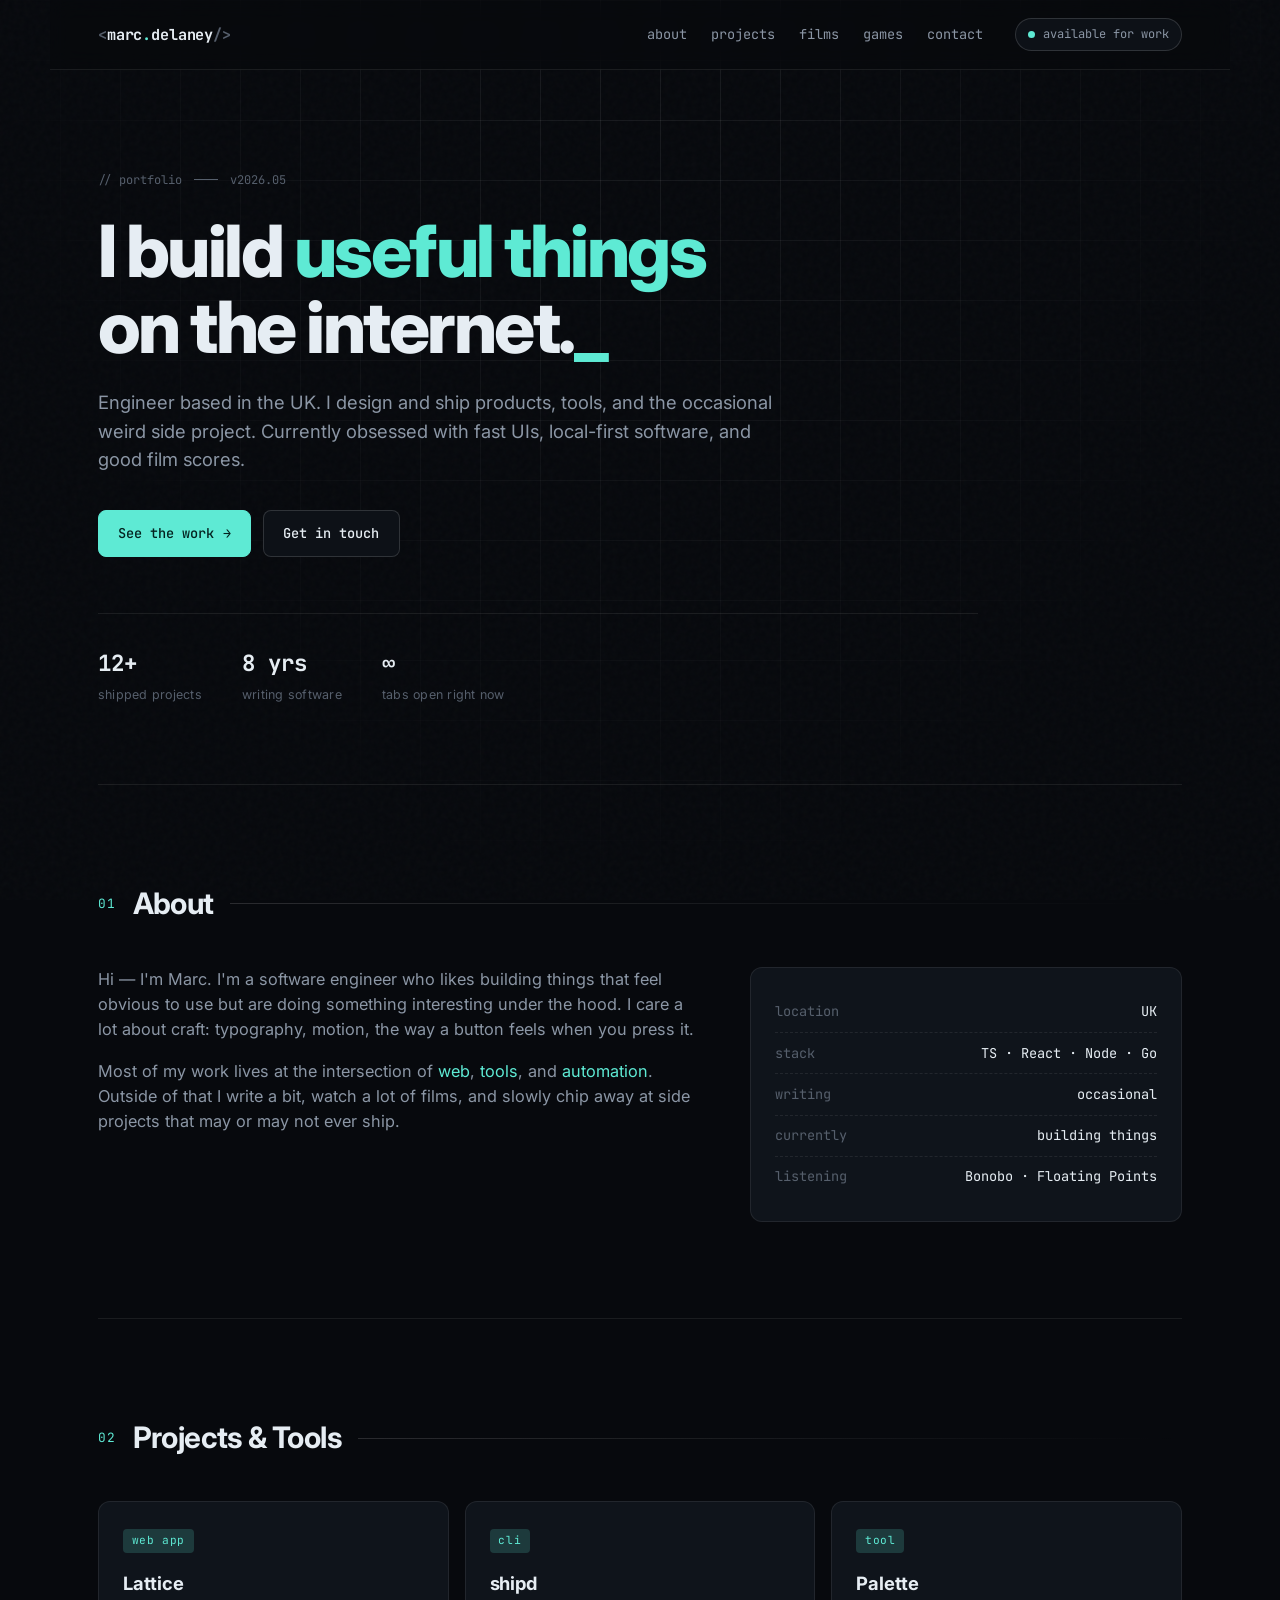
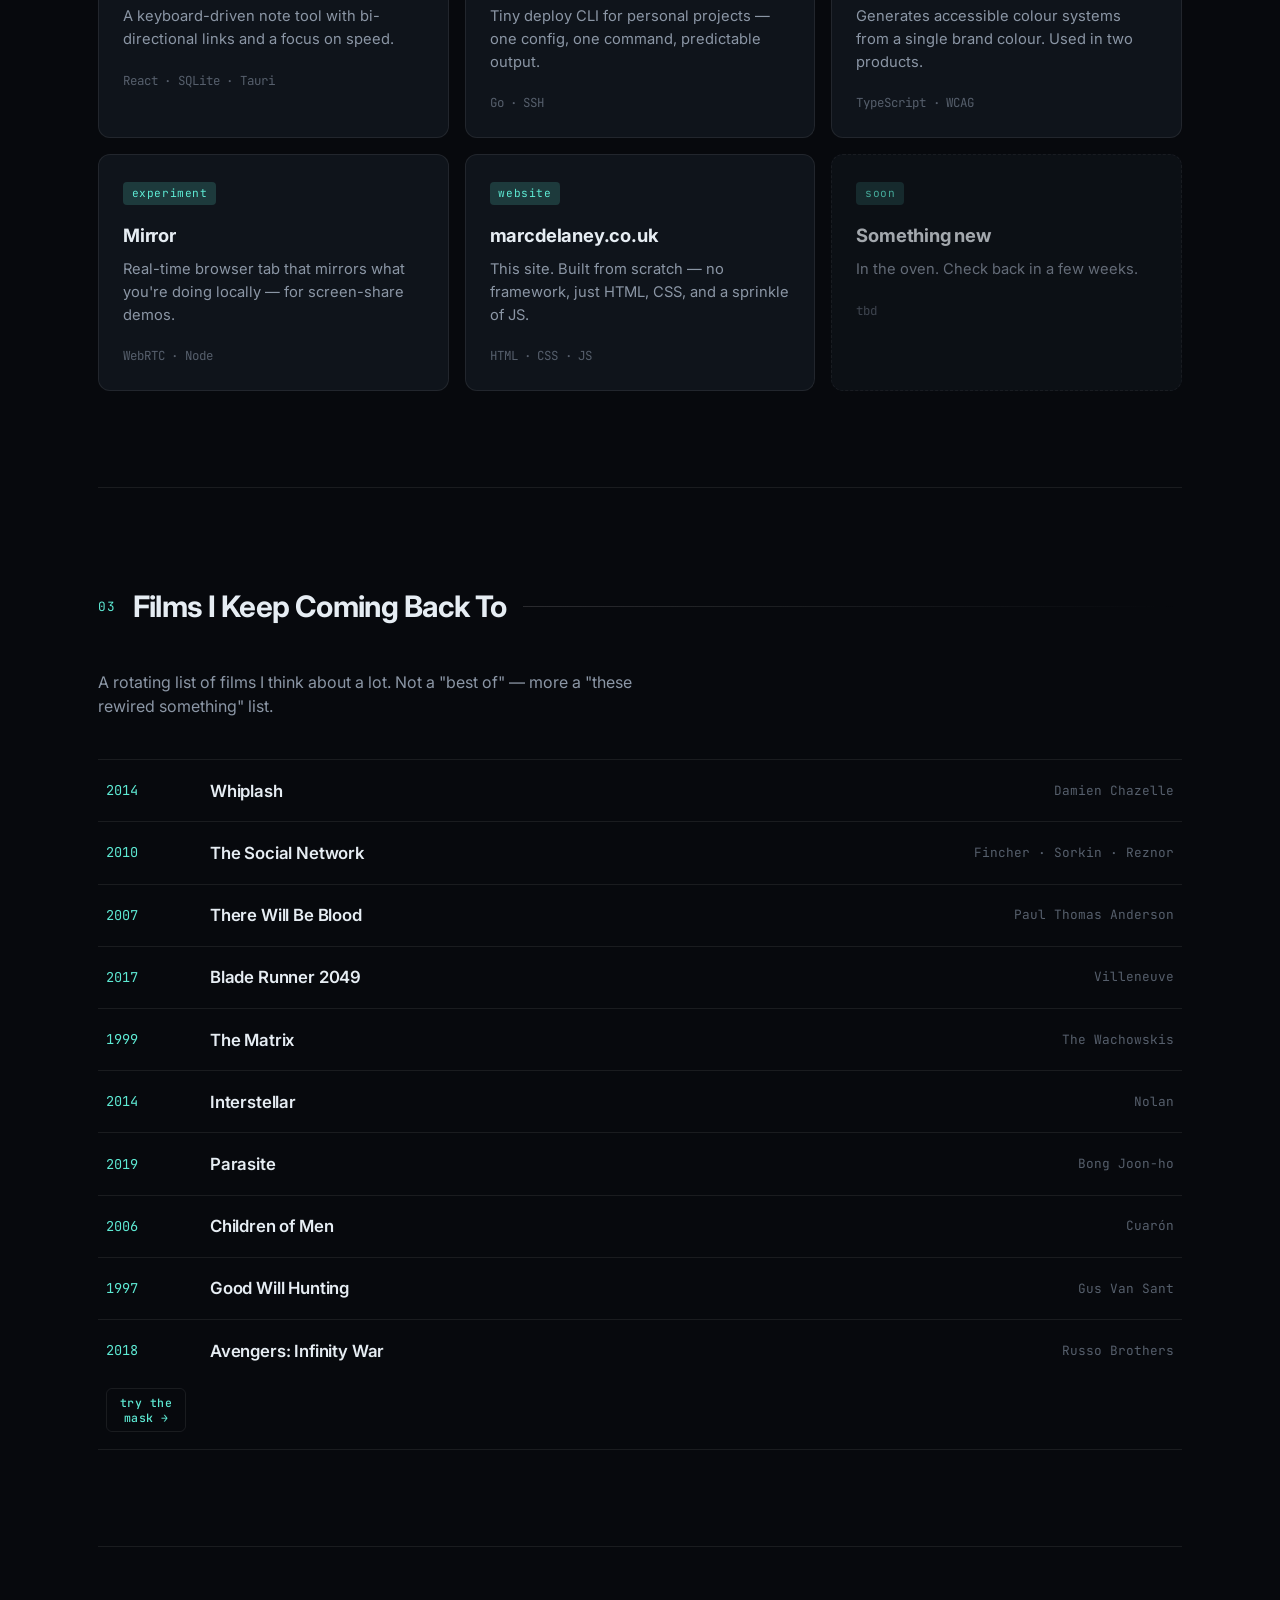
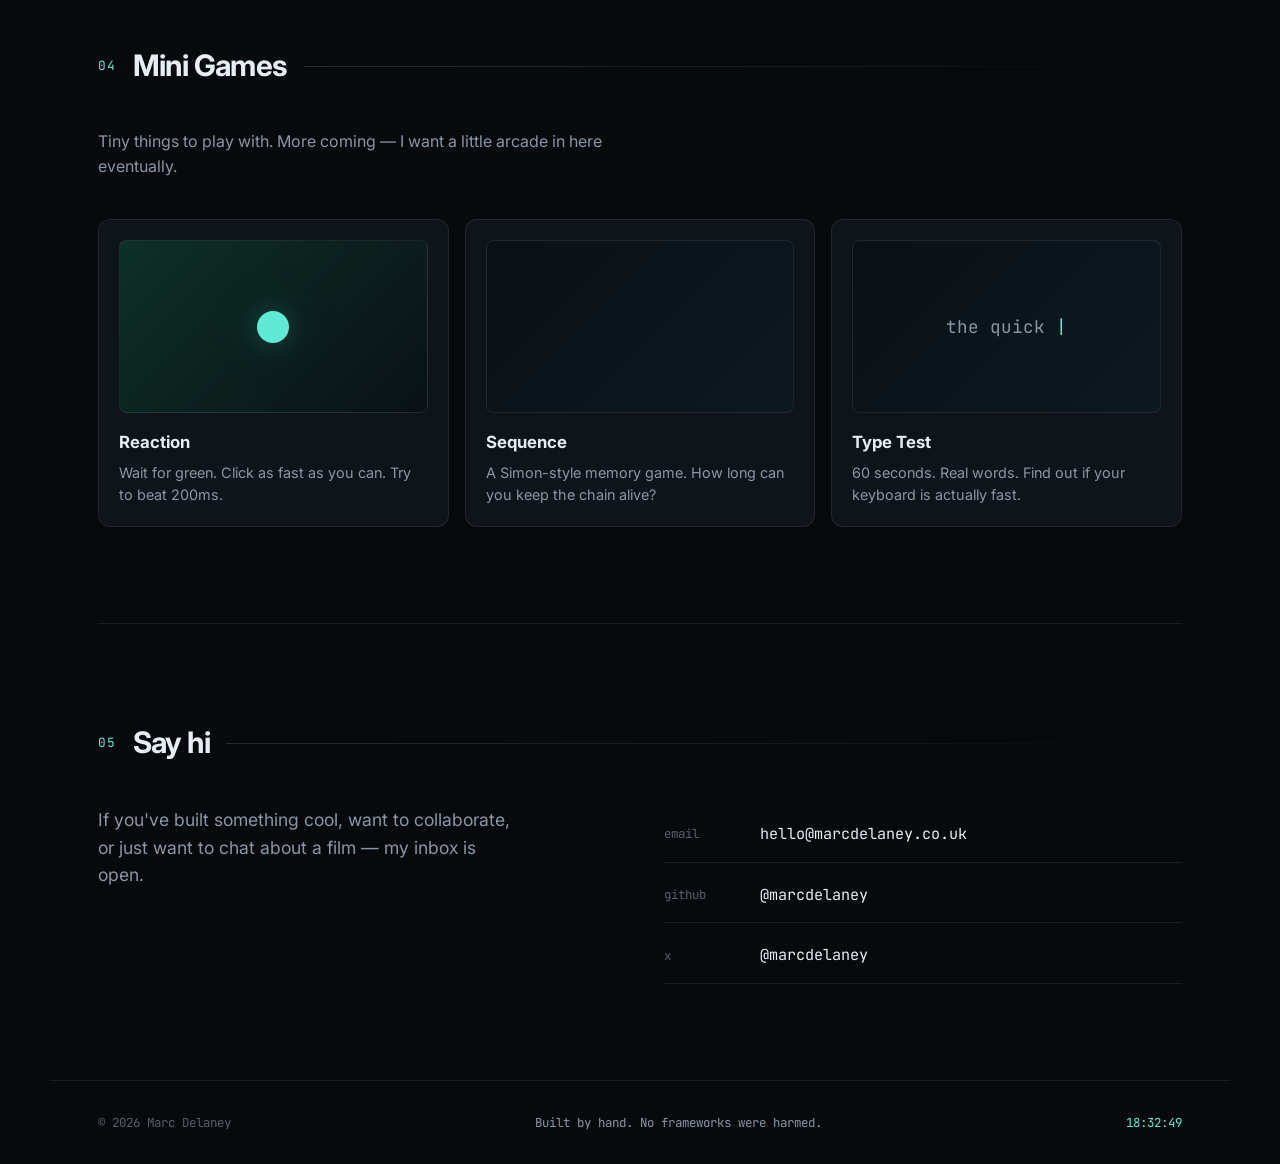
<file: index.html>
<!DOCTYPE html>
<html lang="en">
<head>
  <meta charset="UTF-8" />
  <meta name="viewport" content="width=device-width, initial-scale=1.0" />
  <title>Marc Delaney — Builder, Tinkerer, Movie Nerd</title>
  <meta name="description" content="Personal site of Marc Delaney — projects, tools, films, and a few games to mess with." />
  <link rel="preconnect" href="https://fonts.googleapis.com" />
  <link rel="preconnect" href="https://fonts.gstatic.com" crossorigin />
  <link href="https://fonts.googleapis.com/css2?family=JetBrains+Mono:wght@400;500;700&family=Inter:wght@400;500;600;700;800&display=swap" rel="stylesheet" />
  <link rel="stylesheet" href="styles.css" />
</head>
<body>
  <div class="grid-bg" aria-hidden="true"></div>
  <div class="noise" aria-hidden="true"></div>

  <header class="nav">
    <a href="#" class="logo">
      <span class="logo-bracket">&lt;</span>marc<span class="logo-dot">.</span>delaney<span class="logo-bracket">/&gt;</span>
    </a>
    <nav class="nav-links">
      <a href="#about">about</a>
      <a href="#projects">projects</a>
      <a href="#films">films</a>
      <a href="#games">games</a>
      <a href="#contact">contact</a>
    </nav>
    <button class="status-pill" type="button" aria-live="polite">
      <span class="status-dot"></span>
      <span class="status-text">available for work</span>
    </button>
  </header>

  <main>
    <section class="hero">
      <div class="hero-meta">
        <span class="meta-label">// portfolio</span>
        <span class="meta-divider"></span>
        <span class="meta-label">v2026.05</span>
      </div>
      <h1 class="hero-title">
        I build <span class="accent">useful things</span><br />
        on the internet.<span class="cursor">_</span>
      </h1>
      <p class="hero-sub">
        Engineer based in the UK. I design and ship products, tools, and the
        occasional weird side project. Currently obsessed with fast UIs,
        local-first software, and good film scores.
      </p>
      <div class="hero-actions">
        <a href="#projects" class="btn btn-primary">
          See the work
          <span class="btn-arrow">→</span>
        </a>
        <a href="#contact" class="btn btn-ghost">Get in touch</a>
      </div>

      <div class="hero-stats">
        <div class="stat">
          <span class="stat-num">12+</span>
          <span class="stat-label">shipped projects</span>
        </div>
        <div class="stat">
          <span class="stat-num">8 yrs</span>
          <span class="stat-label">writing software</span>
        </div>
        <div class="stat">
          <span class="stat-num">∞</span>
          <span class="stat-label">tabs open right now</span>
        </div>
      </div>
    </section>

    <section id="about" class="section">
      <div class="section-head">
        <span class="section-num">01</span>
        <h2>About</h2>
        <span class="section-rule"></span>
      </div>
      <div class="about-grid">
        <div class="about-copy">
          <p>
            Hi — I'm Marc. I'm a software engineer who likes building things
            that feel obvious to use but are doing something interesting under
            the hood. I care a lot about craft: typography, motion, the way a
            button feels when you press it.
          </p>
          <p>
            Most of my work lives at the intersection of <em>web</em>, <em>tools</em>,
            and <em>automation</em>. Outside of that I write a bit, watch a lot of
            films, and slowly chip away at side projects that may or may not
            ever ship.
          </p>
        </div>
        <aside class="about-card">
          <div class="card-row"><span>location</span><span>UK</span></div>
          <div class="card-row"><span>stack</span><span>TS · React · Node · Go</span></div>
          <div class="card-row"><span>writing</span><span>occasional</span></div>
          <div class="card-row"><span>currently</span><span>building things</span></div>
          <div class="card-row"><span>listening</span><span>Bonobo · Floating Points</span></div>
        </aside>
      </div>
    </section>

    <section id="projects" class="section">
      <div class="section-head">
        <span class="section-num">02</span>
        <h2>Projects &amp; Tools</h2>
        <span class="section-rule"></span>
      </div>
      <div class="projects-grid">
        <article class="project-card">
          <div class="project-tag">web app</div>
          <h3>Lattice</h3>
          <p>A keyboard-driven note tool with bi-directional links and a focus on speed.</p>
          <div class="project-meta">
            <span>React</span><span>·</span><span>SQLite</span><span>·</span><span>Tauri</span>
          </div>
        </article>
        <article class="project-card">
          <div class="project-tag">cli</div>
          <h3>shipd</h3>
          <p>Tiny deploy CLI for personal projects — one config, one command, predictable output.</p>
          <div class="project-meta">
            <span>Go</span><span>·</span><span>SSH</span>
          </div>
        </article>
        <article class="project-card">
          <div class="project-tag">tool</div>
          <h3>Palette</h3>
          <p>Generates accessible colour systems from a single brand colour. Used in two products.</p>
          <div class="project-meta">
            <span>TypeScript</span><span>·</span><span>WCAG</span>
          </div>
        </article>
        <article class="project-card">
          <div class="project-tag">experiment</div>
          <h3>Mirror</h3>
          <p>Real-time browser tab that mirrors what you're doing locally — for screen-share demos.</p>
          <div class="project-meta">
            <span>WebRTC</span><span>·</span><span>Node</span>
          </div>
        </article>
        <article class="project-card">
          <div class="project-tag">website</div>
          <h3>marcdelaney.co.uk</h3>
          <p>This site. Built from scratch — no framework, just HTML, CSS, and a sprinkle of JS.</p>
          <div class="project-meta">
            <span>HTML</span><span>·</span><span>CSS</span><span>·</span><span>JS</span>
          </div>
        </article>
        <article class="project-card project-card--ghost">
          <div class="project-tag">soon</div>
          <h3>Something new</h3>
          <p>In the oven. Check back in a few weeks.</p>
          <div class="project-meta"><span>tbd</span></div>
        </article>
      </div>
    </section>

    <section id="films" class="section">
      <div class="section-head">
        <span class="section-num">03</span>
        <h2>Films I Keep Coming Back To</h2>
        <span class="section-rule"></span>
      </div>
      <p class="section-intro">
        A rotating list of films I think about a lot. Not a "best of" — more a
        "these rewired something" list.
      </p>
      <p class="films-hint">tap a film — there's something hidden in each.</p>
      <ul class="films-list">
        <li class="film-whiplash"><video class="whiplash-clip" src="images/whiplash-whiplash-2014.mp4" muted loop playsinline preload="metadata" aria-hidden="true"></video><span class="film-year">2014</span><span class="film-title">Whiplash</span><span class="film-note">Damien Chazelle</span></li>
        <li><span class="film-year">2010</span><span class="film-title">The Social Network</span><span class="film-note">Fincher · Sorkin · Reznor</span></li>
        <li><span class="film-year">2007</span><span class="film-title">There Will Be Blood</span><span class="film-note">Paul Thomas Anderson</span></li>
        <li><span class="film-year">2017</span><span class="film-title">Blade Runner 2049</span><span class="film-note">Villeneuve</span></li>
        <li class="film-matrix"><canvas class="matrix-row-canvas" aria-hidden="true"></canvas><span class="film-year">1999</span><span class="film-title">The Matrix</span><span class="film-note">The Wachowskis</span></li>
        <li class="film-interstellar"><span class="film-year"><span class="year-num">2014</span><span class="tick-watch" aria-hidden="true"></span></span><span class="film-title">Interstellar</span><span class="film-note">Nolan</span></li>
        <li><span class="film-year">2019</span><span class="film-title">Parasite</span><span class="film-note">Bong Joon-ho</span></li>
        <li><span class="film-year">2006</span><span class="film-title">Children of Men</span><span class="film-note">Cuarón</span></li>
        <li class="film-gwh"><div class="gwh-bg" aria-hidden="true"></div><span class="film-year">1997</span><span class="film-title">Good Will Hunting</span><span class="film-note">Gus Van Sant</span></li>
        <li class="film-snap"><canvas class="snap-canvas" aria-hidden="true"></canvas><div class="snap-flash" aria-hidden="true"></div><span class="film-year">2018</span><span class="film-title">Avengers: Infinity War</span><span class="film-note">Russo Brothers</span><button class="film-action" type="button" data-open-helmet>try the mask →</button></li>
      </ul>
    </section>

    <section id="games" class="section">
      <div class="section-head">
        <span class="section-num">04</span>
        <h2>Mini Games</h2>
        <span class="section-rule"></span>
      </div>
      <p class="section-intro">
        Tiny things to play with. More coming — I want a little arcade in here
        eventually.
      </p>
      <div class="games-grid">
        <a class="game-card" href="#">
          <div class="game-art game-art--reaction">
            <div class="game-target"></div>
          </div>
          <h3>Reaction</h3>
          <p>Wait for green. Click as fast as you can. Try to beat 200ms.</p>
        </a>
        <a class="game-card" href="#">
          <div class="game-art game-art--memory">
            <div class="cell"></div><div class="cell"></div><div class="cell"></div>
            <div class="cell"></div><div class="cell"></div><div class="cell"></div>
            <div class="cell"></div><div class="cell"></div><div class="cell"></div>
          </div>
          <h3>Sequence</h3>
          <p>A Simon-style memory game. How long can you keep the chain alive?</p>
        </a>
        <a class="game-card" href="#">
          <div class="game-art game-art--type">
            <span>the quick&nbsp;<span class="caret">|</span></span>
          </div>
          <h3>Type Test</h3>
          <p>60 seconds. Real words. Find out if your keyboard is actually fast.</p>
        </a>
      </div>
    </section>

    <section id="contact" class="section section--contact">
      <div class="section-head">
        <span class="section-num">05</span>
        <h2>Say hi</h2>
        <span class="section-rule"></span>
      </div>
      <div class="contact-block">
        <p class="contact-lead">
          If you've built something cool, want to collaborate, or just want to
          chat about a film — my inbox is open.
        </p>
        <div class="contact-links">
          <a href="mailto:hello@marcdelaney.co.uk" class="contact-link">
            <span class="contact-label">email</span>
            <span class="contact-value">hello@marcdelaney.co.uk</span>
          </a>
          <a href="#" class="contact-link">
            <span class="contact-label">github</span>
            <span class="contact-value">@marcdelaney</span>
          </a>
          <a href="#" class="contact-link">
            <span class="contact-label">x</span>
            <span class="contact-value">@marcdelaney</span>
          </a>
        </div>
      </div>
    </section>
  </main>

  <footer class="footer">
    <span>© 2026 Marc Delaney</span>
    <span class="footer-mid">Built by hand. No frameworks were harmed.</span>
    <span class="footer-time" id="footerTime">--:--:--</span>
  </footer>

  <div id="helmet-modal" class="modal" hidden aria-hidden="true">
    <div class="modal-popup">
      <button class="modal-close" type="button" aria-label="Close mask filter">×</button>
      <iframe class="modal-iframe" title="Mask filter" allow="camera" loading="lazy"></iframe>
    </div>
  </div>

  <script src="script.js"></script>
</body>
</html>
</file>
<file: styles.css>
/* ---------- reset / base ---------- */
*, *::before, *::after { box-sizing: border-box; margin: 0; padding: 0; }

:root {
  --bg: #07090d;
  --bg-elev: #0d1117;
  --bg-card: #0f141b;
  --line: rgba(255, 255, 255, 0.08);
  --line-strong: rgba(255, 255, 255, 0.14);
  --text: #e6edf3;
  --text-dim: #8b96a5;
  --text-faint: #565f6c;
  --accent: #5eead4;
  --accent-glow: rgba(94, 234, 212, 0.18);
  --accent-warm: #fcd34d;
  --danger: #f87171;

  --font-sans: 'Inter', system-ui, -apple-system, sans-serif;
  --font-mono: 'JetBrains Mono', 'SF Mono', Menlo, monospace;

  --max: 1180px;
  --pad: clamp(1.25rem, 4vw, 3rem);
}

html { scroll-behavior: smooth; }

body {
  font-family: var(--font-sans);
  background: var(--bg);
  color: var(--text);
  line-height: 1.55;
  min-height: 100vh;
  overflow-x: hidden;
  -webkit-font-smoothing: antialiased;
  text-rendering: optimizeLegibility;
}

a { color: inherit; text-decoration: none; }
button { font: inherit; color: inherit; background: none; border: 0; cursor: pointer; }
em { color: var(--accent); font-style: normal; }

/* ---------- ambient bg ---------- */
.grid-bg {
  position: fixed;
  inset: 0;
  background-image:
    linear-gradient(to right, var(--line) 1px, transparent 1px),
    linear-gradient(to bottom, var(--line) 1px, transparent 1px);
  background-size: 60px 60px;
  mask-image: radial-gradient(ellipse at 50% 0%, black 0%, transparent 75%);
  -webkit-mask-image: radial-gradient(ellipse at 50% 0%, black 0%, transparent 75%);
  pointer-events: none;
  z-index: 0;
}

.noise {
  position: fixed;
  inset: 0;
  pointer-events: none;
  opacity: 0.025;
  z-index: 1;
  background-image: url("data:image/svg+xml,%3Csvg viewBox='0 0 200 200' xmlns='http://www.w3.org/2000/svg'%3E%3Cfilter id='n'%3E%3CfeTurbulence type='fractalNoise' baseFrequency='0.85' numOctaves='3'/%3E%3C/filter%3E%3Crect width='100%25' height='100%25' filter='url(%23n)'/%3E%3C/svg%3E");
}

/* ---------- nav ---------- */
.nav {
  position: sticky;
  top: 0;
  z-index: 10;
  display: flex;
  align-items: center;
  gap: 2rem;
  padding: 1.1rem var(--pad);
  max-width: var(--max);
  margin: 0 auto;
  backdrop-filter: blur(12px);
  -webkit-backdrop-filter: blur(12px);
  background: rgba(7, 9, 13, 0.6);
  border-bottom: 1px solid var(--line);
}

.logo {
  font-family: var(--font-mono);
  font-weight: 700;
  font-size: 0.95rem;
  letter-spacing: -0.01em;
  color: var(--text);
  white-space: nowrap;
}
.logo-bracket { color: var(--text-faint); }
.logo-dot { color: var(--accent); }

.nav-links {
  display: flex;
  gap: 1.5rem;
  margin-left: auto;
  font-family: var(--font-mono);
  font-size: 0.85rem;
}
.nav-links a {
  color: var(--text-dim);
  transition: color 0.18s ease;
  position: relative;
}
.nav-links a:hover { color: var(--text); }
.nav-links a::before {
  content: '';
  position: absolute;
  left: 0; right: 0; bottom: -6px;
  height: 1px;
  background: var(--accent);
  transform: scaleX(0);
  transform-origin: left;
  transition: transform 0.25s ease;
}
.nav-links a:hover::before { transform: scaleX(1); }

.status-pill {
  display: inline-flex;
  align-items: center;
  gap: 0.5rem;
  padding: 0.4rem 0.75rem;
  border: 1px solid var(--line-strong);
  border-radius: 999px;
  background: var(--bg-elev);
  font-family: var(--font-mono);
  font-size: 0.75rem;
  color: var(--text-dim);
  transition: border-color 0.2s ease, color 0.2s ease;
}
.status-pill:hover { color: var(--text); border-color: var(--accent); }
.status-dot {
  width: 7px; height: 7px;
  background: var(--accent);
  border-radius: 50%;
  box-shadow: 0 0 0 0 var(--accent-glow);
  animation: pulse 2s infinite;
}
@keyframes pulse {
  0%   { box-shadow: 0 0 0 0 var(--accent-glow); }
  70%  { box-shadow: 0 0 0 8px transparent; }
  100% { box-shadow: 0 0 0 0 transparent; }
}

/* ---------- layout ---------- */
main {
  position: relative;
  z-index: 2;
  max-width: var(--max);
  margin: 0 auto;
  padding: 0 var(--pad);
}

.section {
  padding: 6rem 0;
  border-top: 1px solid var(--line);
}
.section:first-of-type { border-top: 0; }

.section-head {
  display: flex;
  align-items: center;
  gap: 1rem;
  margin-bottom: 2.5rem;
}
.section-num {
  font-family: var(--font-mono);
  font-size: 0.8rem;
  color: var(--accent);
  letter-spacing: 0.1em;
}
.section-head h2 {
  font-size: clamp(1.4rem, 2.5vw, 1.85rem);
  font-weight: 700;
  letter-spacing: -0.02em;
}
.section-rule {
  flex: 1;
  height: 1px;
  background: linear-gradient(to right, var(--line-strong), transparent);
}
.section-intro {
  color: var(--text-dim);
  max-width: 55ch;
  margin-bottom: 2.5rem;
}

/* ---------- hero ---------- */
.hero {
  padding: 6rem 0 5rem;
  max-width: 880px;
}
.hero-meta {
  display: inline-flex;
  align-items: center;
  gap: 0.75rem;
  font-family: var(--font-mono);
  font-size: 0.75rem;
  color: var(--text-faint);
  margin-bottom: 1.5rem;
}
.meta-divider {
  width: 24px; height: 1px;
  background: var(--text-faint);
}
.hero-title {
  font-size: clamp(2.4rem, 6vw, 4.5rem);
  font-weight: 800;
  line-height: 1.05;
  letter-spacing: -0.035em;
  margin-bottom: 1.5rem;
}
.accent { color: var(--accent); }
.cursor {
  color: var(--accent);
  animation: blink 1.1s steps(1) infinite;
}
@keyframes blink { 50% { opacity: 0; } }

.hero-sub {
  font-size: clamp(1rem, 1.6vw, 1.15rem);
  color: var(--text-dim);
  max-width: 58ch;
  margin-bottom: 2.25rem;
}

.hero-actions {
  display: flex;
  gap: 0.75rem;
  flex-wrap: wrap;
  margin-bottom: 3.5rem;
}
.btn {
  display: inline-flex;
  align-items: center;
  gap: 0.55rem;
  padding: 0.75rem 1.2rem;
  border-radius: 8px;
  font-family: var(--font-mono);
  font-size: 0.85rem;
  font-weight: 500;
  border: 1px solid var(--line-strong);
  transition: all 0.2s ease;
}
.btn-primary {
  background: var(--accent);
  color: #04221f;
  border-color: var(--accent);
}
.btn-primary:hover {
  transform: translateY(-1px);
  box-shadow: 0 8px 24px -8px var(--accent-glow), 0 0 0 4px var(--accent-glow);
}
.btn-primary:hover .btn-arrow { transform: translateX(3px); }
.btn-arrow { transition: transform 0.2s ease; }

.btn-ghost { color: var(--text); background: var(--bg-elev); }
.btn-ghost:hover { border-color: var(--accent); color: var(--accent); }

.hero-stats {
  display: flex;
  gap: 2.5rem;
  padding-top: 2rem;
  border-top: 1px solid var(--line);
}
.stat { display: flex; flex-direction: column; gap: 0.25rem; }
.stat-num {
  font-family: var(--font-mono);
  font-size: 1.4rem;
  font-weight: 700;
  color: var(--text);
}
.stat-label {
  font-size: 0.78rem;
  color: var(--text-faint);
  text-transform: lowercase;
  letter-spacing: 0.02em;
}

/* ---------- about ---------- */
.about-grid {
  display: grid;
  grid-template-columns: 1.4fr 1fr;
  gap: 3rem;
  align-items: start;
}
.about-copy p {
  color: var(--text-dim);
  margin-bottom: 1rem;
  font-size: 1.02rem;
}
.about-copy p:last-child { margin-bottom: 0; }

.about-card {
  background: var(--bg-card);
  border: 1px solid var(--line);
  border-radius: 12px;
  padding: 1.5rem;
  font-family: var(--font-mono);
  font-size: 0.85rem;
}
.card-row {
  display: flex;
  justify-content: space-between;
  padding: 0.6rem 0;
  border-bottom: 1px dashed var(--line);
}
.card-row:last-child { border-bottom: 0; }
.card-row span:first-child { color: var(--text-faint); }
.card-row span:last-child { color: var(--text); }

/* ---------- projects ---------- */
.projects-grid {
  display: grid;
  grid-template-columns: repeat(auto-fit, minmax(280px, 1fr));
  gap: 1rem;
}
.project-card {
  position: relative;
  background: var(--bg-card);
  border: 1px solid var(--line);
  border-radius: 12px;
  padding: 1.5rem;
  transition: border-color 0.2s ease, transform 0.2s ease, background 0.2s ease;
  cursor: pointer;
}
.project-card:hover {
  border-color: var(--accent);
  transform: translateY(-2px);
  background: linear-gradient(180deg, var(--bg-card), rgba(94, 234, 212, 0.03));
}
.project-tag {
  display: inline-block;
  font-family: var(--font-mono);
  font-size: 0.7rem;
  color: var(--accent);
  background: var(--accent-glow);
  padding: 0.2rem 0.55rem;
  border-radius: 4px;
  margin-bottom: 1rem;
  text-transform: lowercase;
  letter-spacing: 0.05em;
}
.project-card h3 {
  font-size: 1.15rem;
  font-weight: 700;
  margin-bottom: 0.5rem;
  letter-spacing: -0.01em;
}
.project-card p {
  color: var(--text-dim);
  font-size: 0.92rem;
  margin-bottom: 1.25rem;
}
.project-meta {
  font-family: var(--font-mono);
  font-size: 0.78rem;
  color: var(--text-faint);
  display: flex;
  gap: 0.4rem;
  flex-wrap: wrap;
}
.project-card--ghost {
  border-style: dashed;
  opacity: 0.7;
}

/* ---------- films ---------- */
/* matrix rain scoped to the matrix row, on hover only */
.film-matrix {
  position: relative;
  isolation: isolate;
  overflow: hidden;
}
.film-matrix > .film-year,
.film-matrix > .film-title,
.film-matrix > .film-note {
  position: relative;
  z-index: 2;
}
.matrix-row-canvas {
  position: absolute;
  inset: 0;
  width: 100%;
  height: 100%;
  z-index: 0;
  pointer-events: none;
  opacity: 0;
  transition: opacity 0.35s ease;
}
.film-matrix:hover .matrix-row-canvas,
.film-matrix:focus-within .matrix-row-canvas {
  opacity: 0.8;
}

/* good will hunting — image fades in on hover */
.film-gwh {
  position: relative;
  isolation: isolate;
  overflow: hidden;
}
.film-gwh > .film-year,
.film-gwh > .film-title,
.film-gwh > .film-note {
  position: relative;
  z-index: 2;
}
.gwh-bg {
  position: absolute;
  inset: 0;
  z-index: 0;
  background-image: url('goodwillbutton.png');
  background-size: cover;
  background-position: center;
  opacity: 0;
  transition: opacity 0.45s ease, transform 0.6s ease;
  transform: scale(1.04);
}
.film-gwh:hover .gwh-bg,
.film-gwh:focus-within .gwh-bg {
  opacity: 1;
  transform: scale(1);
}
/* dark gradient overlay so the year + title stay legible on top of the image */
.film-gwh::after {
  content: '';
  position: absolute;
  inset: 0;
  z-index: 1;
  pointer-events: none;
  background: linear-gradient(
    to right,
    rgba(7, 9, 13, 0.7) 0%,
    rgba(7, 9, 13, 0.45) 45%,
    rgba(7, 9, 13, 0.2) 100%
  );
  opacity: 0;
  transition: opacity 0.45s ease;
}
.film-gwh:hover::after,
.film-gwh:focus-within::after {
  opacity: 1;
}

/* avengers: infinity war — flash, pause, disintegrate */
.film-snap {
  position: relative;
  isolation: isolate;
  overflow: hidden;
  grid-template-columns: 80px 1fr auto auto;
}
.film-action {
  position: relative;
  z-index: 5;
  background: transparent;
  border: 1px solid var(--line);
  color: var(--accent);
  font: 500 0.72rem var(--font-mono);
  letter-spacing: 0.04em;
  padding: 6px 10px;
  border-radius: 6px;
  cursor: pointer;
  transition: border-color 0.2s ease, background 0.2s ease, transform 0.2s ease;
}
.film-action:hover {
  border-color: var(--accent);
  background: rgba(94, 234, 212, 0.06);
  transform: translateY(-1px);
}
.film-snap.is-dusting > .film-action {
  transition: none;
  opacity: 1;
}
.film-snap > .film-year,
.film-snap > .film-title,
.film-snap > .film-note {
  position: relative;
  z-index: 1;
  transition: opacity 0.7s ease;
}
.film-snap.is-dusting > .film-year,
.film-snap.is-dusting > .film-title,
.film-snap.is-dusting > .film-note {
  transition: opacity 0s;
  opacity: 0;
}
.snap-canvas {
  position: absolute;
  inset: 0;
  width: 100%;
  height: 100%;
  z-index: 2;
  pointer-events: none;
}
.snap-flash {
  position: absolute;
  inset: 0;
  z-index: 3;
  pointer-events: none;
  opacity: 0;
  /* solid white fill across the whole row, with a faint center brighten */
  background:
    linear-gradient(to right,
      rgba(255, 255, 255, 0.92) 0%,
      rgba(255, 255, 255, 1) 50%,
      rgba(255, 255, 255, 0.92) 100%);
  box-shadow: 0 0 24px 6px rgba(255, 255, 255, 0.55);
}
@keyframes snapFlash {
  0%   { opacity: 0; }
  35%  { opacity: 1; }
  65%  { opacity: 0.85; }
  100% { opacity: 0; }
}
.film-snap.is-flashing .snap-flash {
  animation: snapFlash 1.5s ease-in-out forwards;
}

/* interstellar — tiny analog clock + year ticks up while hovered.
   Sits AFTER the year and collapses to zero width when idle, so the
   year stays aligned with the other rows. */
.film-interstellar .tick-watch {
  display: inline-block;
  width: 0;
  height: 12px;
  border: 1px solid transparent;
  border-radius: 50%;
  position: relative;
  margin-left: 0;
  vertical-align: -2px;
  box-sizing: border-box;
  overflow: hidden;
  opacity: 0;
  transition:
    width 0.3s ease,
    margin-left 0.3s ease,
    border-color 0.3s ease,
    opacity 0.3s ease;
}
.film-interstellar .tick-watch::before {
  /* centre pin */
  content: '';
  position: absolute;
  top: 50%;
  left: 50%;
  width: 2px;
  height: 2px;
  background: var(--accent);
  border-radius: 50%;
  transform: translate(-50%, -50%);
}
.film-interstellar .tick-watch::after {
  /* hand — pivots around its bottom, which sits on the circle's centre */
  content: '';
  position: absolute;
  top: 1px;
  left: 50%;
  width: 1px;
  height: 4px;
  margin-left: -0.5px;
  background: var(--accent);
  transform-origin: 50% 100%;
}
.film-interstellar.is-ticking .tick-watch {
  width: 12px;
  margin-left: 7px;
  border-color: var(--accent);
  opacity: 1;
}
.film-interstellar.is-ticking .tick-watch::after {
  animation: clockSpin 0.9s linear infinite;
}
.film-interstellar.is-reversing .tick-watch::after {
  animation: clockSpin 0.9s linear infinite reverse;
}
@keyframes clockSpin {
  to { transform: rotate(360deg); }
}

/* interstellar hover — black space with a scattered starfield */
.films-list .film-interstellar:hover {
  background:
    radial-gradient(1px 1px at 8%  72%, rgba(255,255,255,0.85), transparent 60%),
    radial-gradient(1px 1px at 14% 28%, rgba(255,255,255,0.55), transparent 60%),
    radial-gradient(1.5px 1.5px at 22% 55%, rgba(255,255,255,1),    transparent 60%),
    radial-gradient(1px 1px at 31% 18%, rgba(255,255,255,0.65), transparent 60%),
    radial-gradient(1px 1px at 38% 80%, rgba(255,255,255,0.5),  transparent 60%),
    radial-gradient(2px 2px at 46% 42%, rgba(255,255,255,0.95), transparent 60%),
    radial-gradient(1px 1px at 53% 65%, rgba(255,255,255,0.6),  transparent 60%),
    radial-gradient(1px 1px at 61% 22%, rgba(255,255,255,0.8),  transparent 60%),
    radial-gradient(1.5px 1.5px at 69% 78%, rgba(255,255,255,0.9), transparent 60%),
    radial-gradient(1px 1px at 76% 38%, rgba(255,255,255,0.55), transparent 60%),
    radial-gradient(1px 1px at 83% 60%, rgba(255,255,255,0.7),  transparent 60%),
    radial-gradient(1px 1px at 91% 25%, rgba(255,255,255,0.8),  transparent 60%),
    radial-gradient(1px 1px at 96% 70%, rgba(255,255,255,0.5),  transparent 60%),
    #000;
}

/* whiplash — right-aligned video clip that loops on hover */
.film-whiplash {
  position: relative;
  isolation: isolate;
  overflow: hidden;
}
.film-whiplash > .film-year,
.film-whiplash > .film-title,
.film-whiplash > .film-note {
  position: relative;
  z-index: 1;
}
.whiplash-clip {
  position: absolute;
  z-index: 2;
  top: 0;
  bottom: 0;
  right: 0;
  height: 100%;
  width: auto;
  object-fit: cover;
  opacity: 0;
  pointer-events: none;
  transition: opacity 0.35s ease;
}
.film-whiplash:hover .whiplash-clip,
.film-whiplash:focus-within .whiplash-clip {
  opacity: 1;
}
/* override the generic li:hover background just for this row */
.films-list .film-whiplash:hover {
  background: #0d0803;
}

.films-list {
  list-style: none;
  border-top: 1px solid var(--line);
}
.films-list li {
  display: grid;
  grid-template-columns: 80px 1fr auto;
  gap: 1.5rem;
  align-items: center;
  padding: 1.1rem 0.5rem;
  border-bottom: 1px solid var(--line);
  transition: background 0.2s ease, padding 0.2s ease;
  cursor: default;
  user-select: none;
  -webkit-user-select: none;
  -webkit-touch-callout: none;
}
.films-hint { display: none; }
@media (hover: none) {
  .films-list li { cursor: pointer; }
  .films-hint {
    display: block;
    font-family: var(--font-mono);
    font-size: 0.78rem;
    color: var(--text-dim);
    margin: 0.5rem 0 1rem;
    opacity: 0.75;
  }
  .films-hint::before {
    content: '↳ ';
    color: var(--accent);
  }
}
.films-list li:hover {
  background: rgba(255, 255, 255, 0.02);
  padding-left: 1rem;
}
.film-year {
  font-family: var(--font-mono);
  font-size: 0.85rem;
  color: var(--accent);
}
.film-title {
  font-size: 1.05rem;
  font-weight: 600;
  letter-spacing: -0.01em;
}
.film-note {
  font-family: var(--font-mono);
  font-size: 0.8rem;
  color: var(--text-faint);
}

/* ---------- games ---------- */
.games-grid {
  display: grid;
  grid-template-columns: repeat(auto-fit, minmax(260px, 1fr));
  gap: 1rem;
}
.game-card {
  display: block;
  background: var(--bg-card);
  border: 1px solid var(--line);
  border-radius: 12px;
  padding: 1.25rem;
  transition: border-color 0.2s ease, transform 0.2s ease;
}
.game-card:hover {
  border-color: var(--accent);
  transform: translateY(-2px);
}
.game-card h3 {
  font-size: 1.05rem;
  font-weight: 700;
  margin-bottom: 0.4rem;
}
.game-card p {
  color: var(--text-dim);
  font-size: 0.9rem;
}

.game-art {
  aspect-ratio: 16 / 9;
  border-radius: 8px;
  margin-bottom: 1rem;
  position: relative;
  overflow: hidden;
  display: flex;
  align-items: center;
  justify-content: center;
  background: linear-gradient(135deg, #0a1116 0%, #0d1820 100%);
  border: 1px solid var(--line);
}
.game-art--reaction { background: linear-gradient(135deg, #0d3027, #0a1116); }
.game-target {
  width: 32px; height: 32px;
  background: var(--accent);
  border-radius: 50%;
  box-shadow: 0 0 24px var(--accent-glow), 0 0 60px var(--accent-glow);
  animation: float 3s ease-in-out infinite;
}
@keyframes float {
  0%, 100% { transform: translateY(-4px); }
  50% { transform: translateY(4px); }
}

.game-art--memory {
  display: grid;
  grid-template-columns: repeat(3, 1fr);
  gap: 6px;
  padding: 14%;
}
.game-art--memory .cell {
  background: rgba(255,255,255,0.05);
  border-radius: 4px;
  animation: cellPulse 4s ease-in-out infinite;
}
.game-art--memory .cell:nth-child(1) { animation-delay: 0s; }
.game-art--memory .cell:nth-child(2) { animation-delay: 0.3s; }
.game-art--memory .cell:nth-child(5) { animation-delay: 0.6s; }
.game-art--memory .cell:nth-child(9) { animation-delay: 0.9s; }
@keyframes cellPulse {
  0%, 100% { background: rgba(255,255,255,0.05); }
  50% { background: var(--accent-glow); }
}

.game-art--type {
  font-family: var(--font-mono);
  font-size: 1.1rem;
  color: var(--text-dim);
}


.caret {
  display: inline-block;
  color: var(--accent);
  animation: blink 1s steps(1) infinite;
}

/* ---------- contact ---------- */
.contact-block {
  display: grid;
  grid-template-columns: 1fr 1fr;
  gap: 3rem;
  align-items: start;
}
.contact-lead {
  font-size: 1.1rem;
  color: var(--text-dim);
  max-width: 38ch;
}
.contact-links { display: flex; flex-direction: column; gap: 0.25rem; }
.contact-link {
  display: grid;
  grid-template-columns: 80px 1fr;
  align-items: center;
  gap: 1rem;
  padding: 1rem 0;
  border-bottom: 1px solid var(--line);
  font-family: var(--font-mono);
  transition: padding 0.2s ease, color 0.2s ease;
}
.contact-link:hover {
  padding-left: 0.5rem;
  color: var(--accent);
}
.contact-label {
  font-size: 0.78rem;
  color: var(--text-faint);
  text-transform: lowercase;
}
.contact-value { font-size: 0.95rem; }

/* ---------- footer ---------- */
.footer {
  position: relative;
  z-index: 2;
  max-width: var(--max);
  margin: 0 auto;
  padding: 2rem var(--pad);
  display: flex;
  justify-content: space-between;
  align-items: center;
  gap: 1rem;
  border-top: 1px solid var(--line);
  font-family: var(--font-mono);
  font-size: 0.78rem;
  color: var(--text-faint);
}
.footer-mid { color: var(--text-dim); }
.footer-time { color: var(--accent); }

/* ---------- responsive ---------- */
@media (max-width: 760px) {
  .nav { gap: 1rem; padding: 0.9rem var(--pad); }
  .nav-links { gap: 1rem; font-size: 0.8rem; }
  .status-pill { display: none; }
  .hero { padding: 3rem 0 4rem; }
  .hero-stats { gap: 1.5rem; flex-wrap: wrap; }
  .about-grid,
  .contact-block { grid-template-columns: 1fr; gap: 2rem; }
  .films-list li { grid-template-columns: 60px 1fr; }
  .film-snap { grid-template-columns: 60px 1fr; }
  .film-note { grid-column: 2; font-size: 0.75rem; }
  .film-action { grid-column: 2; justify-self: start; margin-top: 0.25rem; }
  .footer { flex-direction: column; text-align: center; }
  .section { padding: 4rem 0; }
}

@media (max-width: 480px) {
  .nav-links a:nth-child(4),
  .nav-links a:nth-child(5) { display: none; }
}

/* ---------- reveal on scroll ---------- */
.reveal {
  opacity: 0;
  transform: translateY(16px);
  transition: opacity 0.6s ease, transform 0.6s ease;
}
.reveal.visible {
  opacity: 1;
  transform: translateY(0);
}

/* ---------- mask filter modal (popup) ---------- */
.modal {
  position: fixed;
  inset: 0;
  z-index: 1000;
  background: rgba(0, 0, 0, 0.75);
  backdrop-filter: blur(6px);
  display: flex;
  align-items: center;
  justify-content: center;
  padding: 1.5rem;
  animation: modalIn 0.18s ease-out;
}
.modal[hidden] { display: none; }
@keyframes modalIn {
  from { opacity: 0; }
  to { opacity: 1; }
}
.modal-popup {
  position: relative;
  width: min(720px, 90vw);
  aspect-ratio: 16 / 9;
  max-height: 80vh;
  background: #000;
  border-radius: 14px;
  overflow: hidden;
  box-shadow: 0 30px 80px rgba(0, 0, 0, 0.7), 0 0 0 1px rgba(255, 255, 255, 0.08);
  animation: popupIn 0.22s cubic-bezier(0.2, 0.8, 0.2, 1);
}
@keyframes popupIn {
  from { opacity: 0; transform: scale(0.96); }
  to { opacity: 1; transform: scale(1); }
}
.modal-iframe {
  width: 100%;
  height: 100%;
  border: 0;
  background: #000;
}
.modal-close {
  position: absolute;
  top: 10px;
  right: 10px;
  z-index: 2;
  width: 34px;
  height: 34px;
  display: grid;
  place-items: center;
  border-radius: 50%;
  background: rgba(0, 0, 0, 0.55);
  border: 1px solid rgba(255, 255, 255, 0.15);
  color: #fff;
  font-size: 20px;
  line-height: 1;
  cursor: pointer;
  backdrop-filter: blur(6px);
  transition: background 0.15s ease, border-color 0.15s ease;
}
.modal-close:hover {
  background: rgba(255, 255, 255, 0.15);
  border-color: var(--accent);
}

@media (max-width: 768px) {
  .modal { padding: 0; }
  .modal-popup {
    width: 100vw;
    height: 100vh;
    max-height: none;
    aspect-ratio: auto;
    border-radius: 0;
  }
  .modal-close {
    width: 42px;
    height: 42px;
    top: 14px;
    right: 14px;
    font-size: 24px;
  }
}

@media (prefers-reduced-motion: reduce) {
  *, *::before, *::after {
    animation-duration: 0.01ms !important;
    transition-duration: 0.01ms !important;
  }
  .reveal { opacity: 1; transform: none; }
}
</file>
